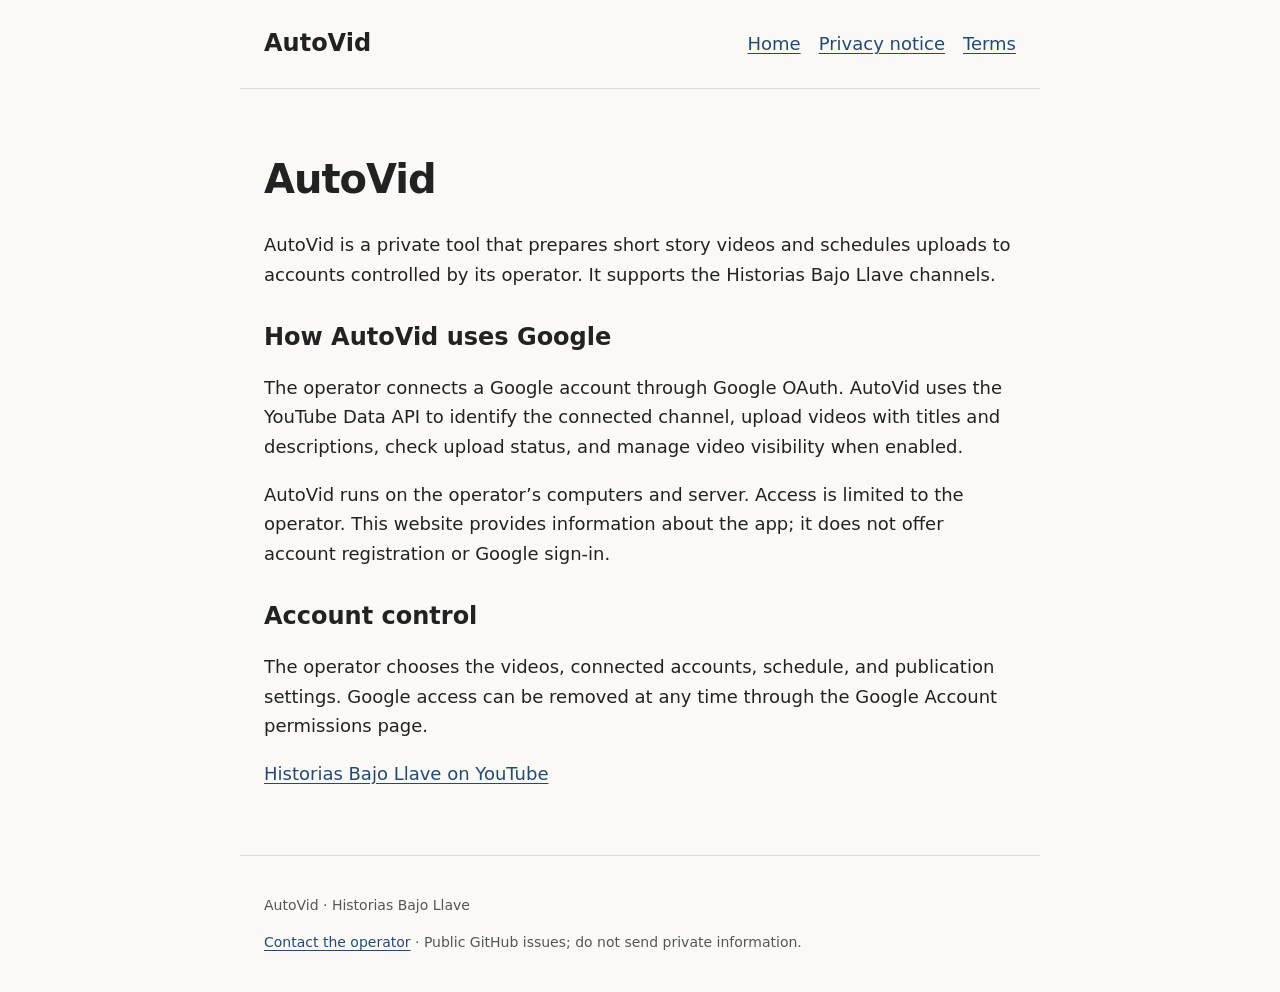
<file: index.html>
<!doctype html>
<html lang="en"><head><meta charset="utf-8"><meta name="viewport" content="width=device-width, initial-scale=1"><meta name="description" content="AutoVid private video publishing tool: app information, privacy notice, and terms."><title>AutoVid | AutoVid</title><link rel="stylesheet" href="style.css"></head>
<body><header><a class="brand" href="/">AutoVid</a><nav aria-label="Main navigation"><a href="/">Home</a><a href="/privacy.html">Privacy notice</a><a href="/terms.html">Terms</a></nav></header><main><h1>AutoVid</h1><p>AutoVid is a private tool that prepares short story videos and schedules uploads to accounts controlled by its operator. It supports the Historias Bajo Llave channels.</p><h2>How AutoVid uses Google</h2><p>The operator connects a Google account through Google OAuth. AutoVid uses the YouTube Data API to identify the connected channel, upload videos with titles and descriptions, check upload status, and manage video visibility when enabled.</p><p>AutoVid runs on the operator’s computers and server. Access is limited to the operator. This website provides information about the app; it does not offer account registration or Google sign-in.</p><h2>Account control</h2><p>The operator chooses the videos, connected accounts, schedule, and publication settings. Google access can be removed at any time through the Google Account permissions page.</p><p><a href="https://www.youtube.com/@historiasbajollave2">Historias Bajo Llave on YouTube</a></p></main><footer><p>AutoVid · Historias Bajo Llave</p><p><a href="https://github.com/creative-hell-corp/creative-hell-corp.github.io/issues">Contact the operator</a> · Public GitHub issues; do not send private information.</p></footer></body></html>
</file>
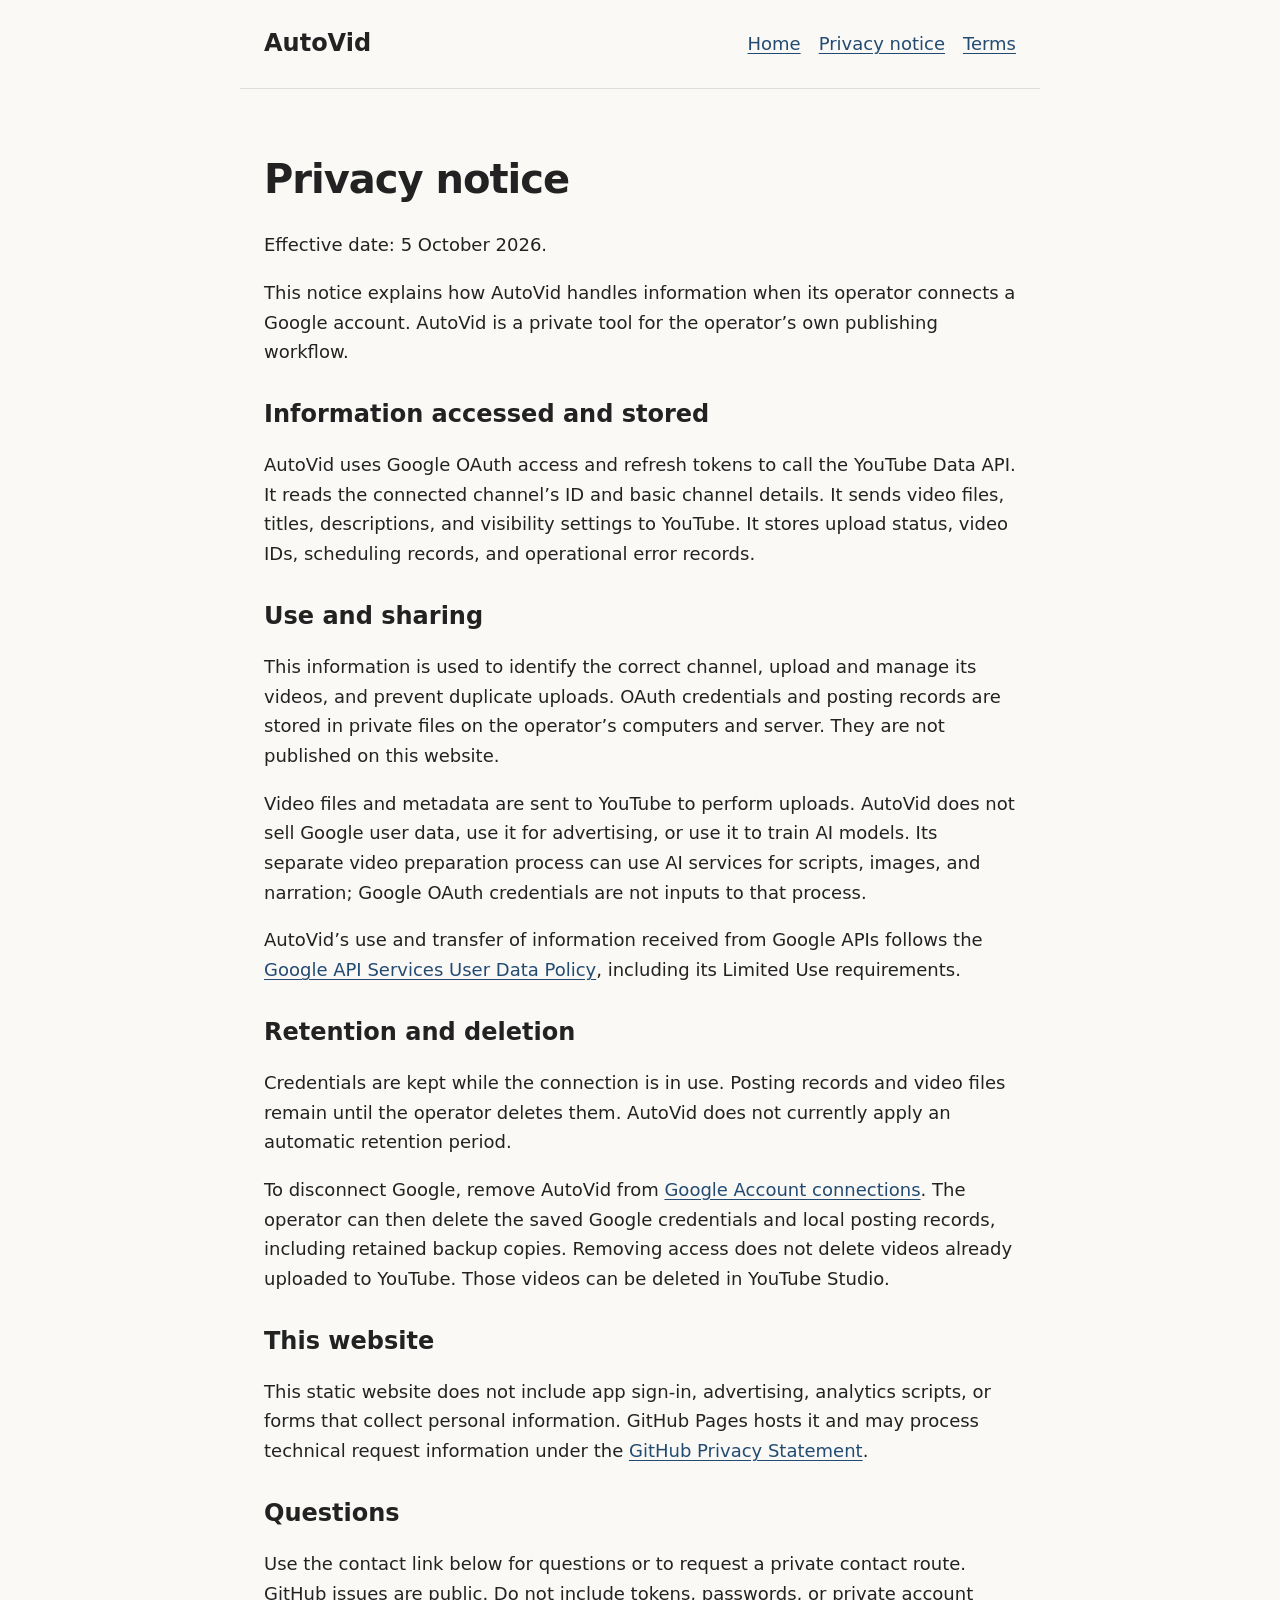
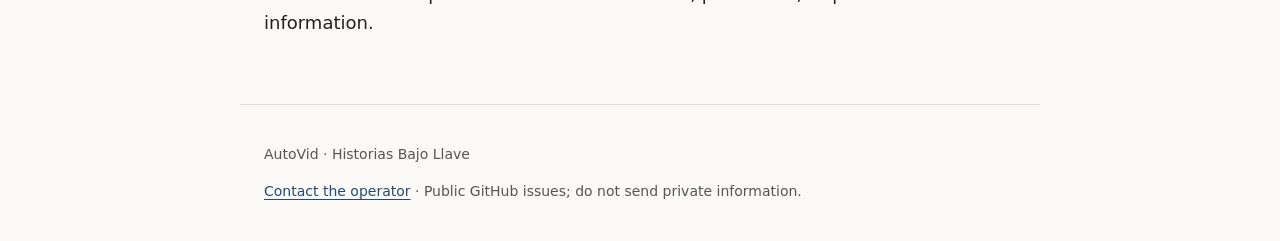
<file: privacy.html>
<!doctype html>
<html lang="en"><head><meta charset="utf-8"><meta name="viewport" content="width=device-width, initial-scale=1"><meta name="description" content="AutoVid private video publishing tool: app information, privacy notice, and terms."><title>Privacy notice | AutoVid</title><link rel="stylesheet" href="style.css"></head>
<body><header><a class="brand" href="/">AutoVid</a><nav aria-label="Main navigation"><a href="/">Home</a><a href="/privacy.html">Privacy notice</a><a href="/terms.html">Terms</a></nav></header><main><h1>Privacy notice</h1><p>Effective date: 5 October 2026.</p><p>This notice explains how AutoVid handles information when its operator connects a Google account. AutoVid is a private tool for the operator’s own publishing workflow.</p><h2>Information accessed and stored</h2><p>AutoVid uses Google OAuth access and refresh tokens to call the YouTube Data API. It reads the connected channel’s ID and basic channel details. It sends video files, titles, descriptions, and visibility settings to YouTube. It stores upload status, video IDs, scheduling records, and operational error records.</p><h2>Use and sharing</h2><p>This information is used to identify the correct channel, upload and manage its videos, and prevent duplicate uploads. OAuth credentials and posting records are stored in private files on the operator’s computers and server. They are not published on this website.</p><p>Video files and metadata are sent to YouTube to perform uploads. AutoVid does not sell Google user data, use it for advertising, or use it to train AI models. Its separate video preparation process can use AI services for scripts, images, and narration; Google OAuth credentials are not inputs to that process.</p><p>AutoVid’s use and transfer of information received from Google APIs follows the <a href="https://developers.google.com/terms/api-services-user-data-policy">Google API Services User Data Policy</a>, including its Limited Use requirements.</p><h2>Retention and deletion</h2><p>Credentials are kept while the connection is in use. Posting records and video files remain until the operator deletes them. AutoVid does not currently apply an automatic retention period.</p><p>To disconnect Google, remove AutoVid from <a href="https://myaccount.google.com/connections">Google Account connections</a>. The operator can then delete the saved Google credentials and local posting records, including retained backup copies. Removing access does not delete videos already uploaded to YouTube. Those videos can be deleted in YouTube Studio.</p><h2>This website</h2><p>This static website does not include app sign-in, advertising, analytics scripts, or forms that collect personal information. GitHub Pages hosts it and may process technical request information under the <a href="https://docs.github.com/en/site-policy/privacy-policies/github-privacy-statement">GitHub Privacy Statement</a>.</p><h2>Questions</h2><p>Use the contact link below for questions or to request a private contact route. GitHub issues are public. Do not include tokens, passwords, or private account information.</p></main><footer><p>AutoVid · Historias Bajo Llave</p><p><a href="https://github.com/creative-hell-corp/creative-hell-corp.github.io/issues">Contact the operator</a> · Public GitHub issues; do not send private information.</p></footer></body></html>
</file>
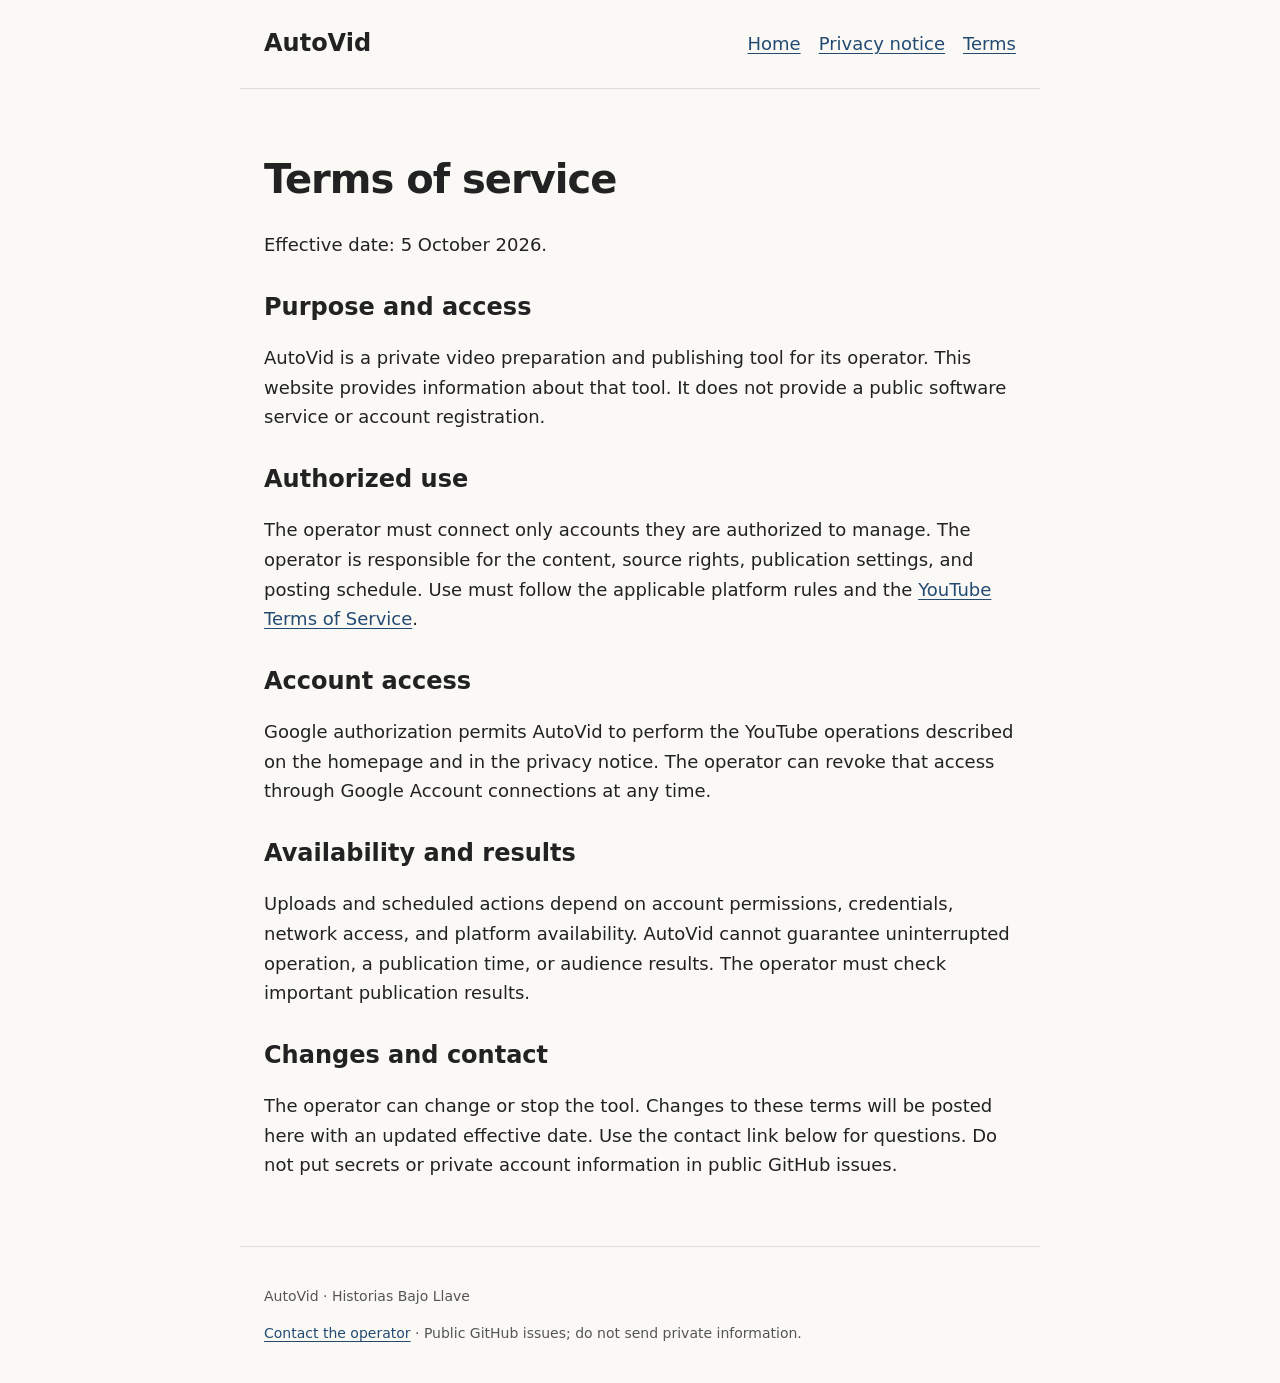
<file: terms.html>
<!doctype html>
<html lang="en"><head><meta charset="utf-8"><meta name="viewport" content="width=device-width, initial-scale=1"><meta name="description" content="AutoVid private video publishing tool: app information, privacy notice, and terms."><title>Terms of service | AutoVid</title><link rel="stylesheet" href="style.css"></head>
<body><header><a class="brand" href="/">AutoVid</a><nav aria-label="Main navigation"><a href="/">Home</a><a href="/privacy.html">Privacy notice</a><a href="/terms.html">Terms</a></nav></header><main><h1>Terms of service</h1><p>Effective date: 5 October 2026.</p><h2>Purpose and access</h2><p>AutoVid is a private video preparation and publishing tool for its operator. This website provides information about that tool. It does not provide a public software service or account registration.</p><h2>Authorized use</h2><p>The operator must connect only accounts they are authorized to manage. The operator is responsible for the content, source rights, publication settings, and posting schedule. Use must follow the applicable platform rules and the <a href="https://www.youtube.com/static?template=terms">YouTube Terms of Service</a>.</p><h2>Account access</h2><p>Google authorization permits AutoVid to perform the YouTube operations described on the homepage and in the privacy notice. The operator can revoke that access through Google Account connections at any time.</p><h2>Availability and results</h2><p>Uploads and scheduled actions depend on account permissions, credentials, network access, and platform availability. AutoVid cannot guarantee uninterrupted operation, a publication time, or audience results. The operator must check important publication results.</p><h2>Changes and contact</h2><p>The operator can change or stop the tool. Changes to these terms will be posted here with an updated effective date. Use the contact link below for questions. Do not put secrets or private account information in public GitHub issues.</p></main><footer><p>AutoVid · Historias Bajo Llave</p><p><a href="https://github.com/creative-hell-corp/creative-hell-corp.github.io/issues">Contact the operator</a> · Public GitHub issues; do not send private information.</p></footer></body></html>
</file>
<file: style.css>
*{box-sizing:border-box}body{margin:0;background:#faf9f6;color:#222;font:18px/1.65 system-ui,-apple-system,BlinkMacSystemFont,"Segoe UI",sans-serif}header,main,footer{max-width:800px;margin:auto;padding:24px}header{display:flex;justify-content:space-between;align-items:center;gap:24px;border-bottom:1px solid #ddd}nav{display:flex;flex-wrap:wrap;gap:18px}a{color:#234b72;text-underline-offset:3px}.brand{font-size:24px;font-weight:700;text-decoration:none;color:#222}main{padding-top:40px;padding-bottom:48px}h1{font-size:40px;line-height:1.2;letter-spacing:-1px}h2{font-size:24px;line-height:1.3;margin-top:32px}footer{border-top:1px solid #ddd;font-size:14px;color:#555}a:focus-visible{outline:3px solid #234b72;outline-offset:4px}@media(max-width:600px){header{align-items:flex-start;flex-direction:column;gap:12px}body{font-size:17px}h1{font-size:34px}}
</file>
